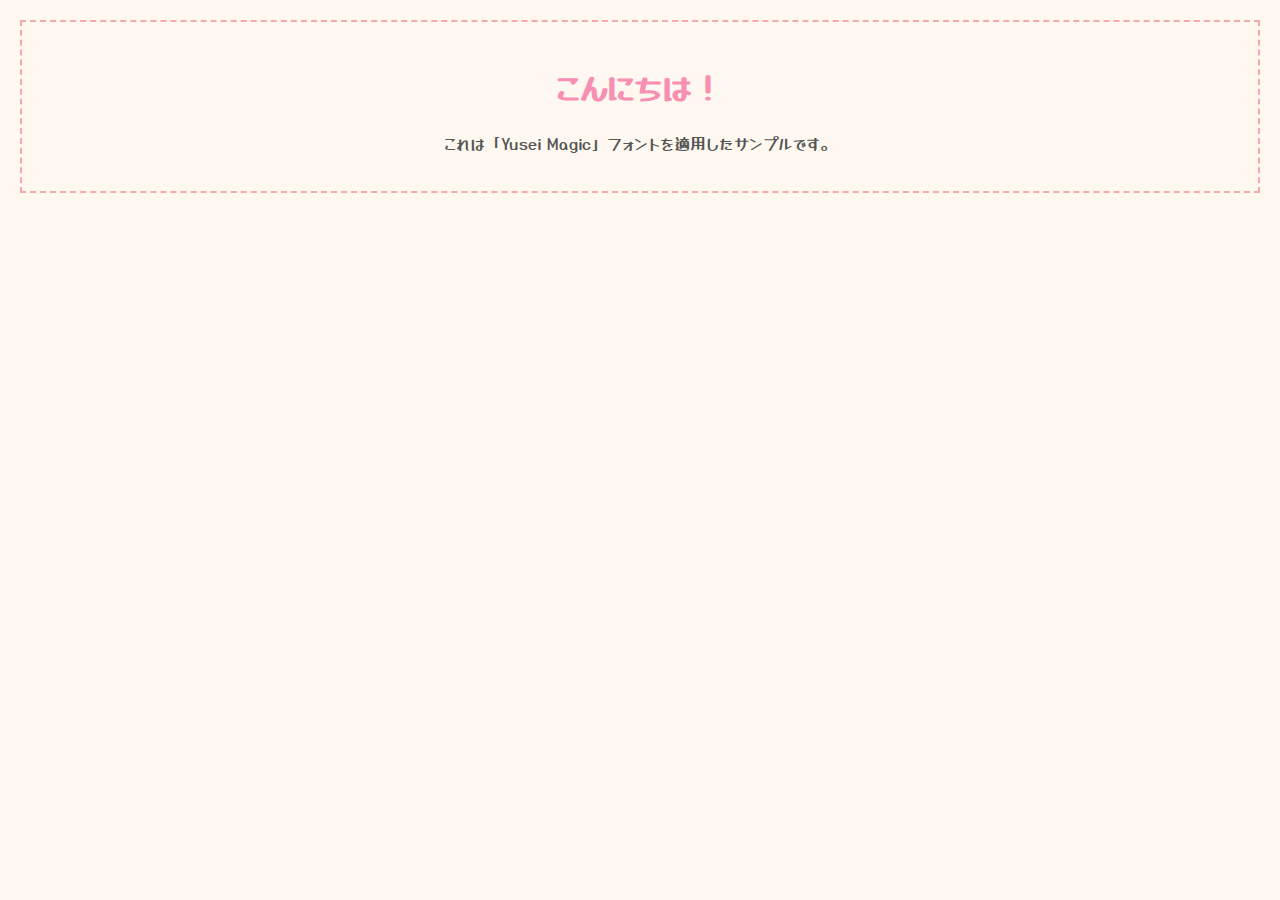
<file: templates/test.html>
<!DOCTYPE html>
<html lang="ja">
<head>
  <meta charset="UTF-8">
  <meta name="viewport" content="width=device-width, initial-scale=1.0">
  <title>かわいいフォントのサンプル</title>
  <link href="https://fonts.googleapis.com/css2?family=Yusei+Magic&display=swap" rel="stylesheet">
  <style>
    body {
      font-family: 'Yusei Magic', sans-serif;
      background-color: #fff8f0; /* 柔らかい背景色 */
      margin: 20px;
      padding: 20px;
      text-align: center;
      border: 2px dashed #f5a9a9; /* 可愛いボーダー */
    }
    h1 {
      color: #f78fb3;
    }
    p {
      color: #555;
    }
  </style>
</head>
<body>
  <h1>こんにちは！</h1>
  <p>これは「Yusei Magic」フォントを適用したサンプルです。</p>
</body>
</html>
</file>
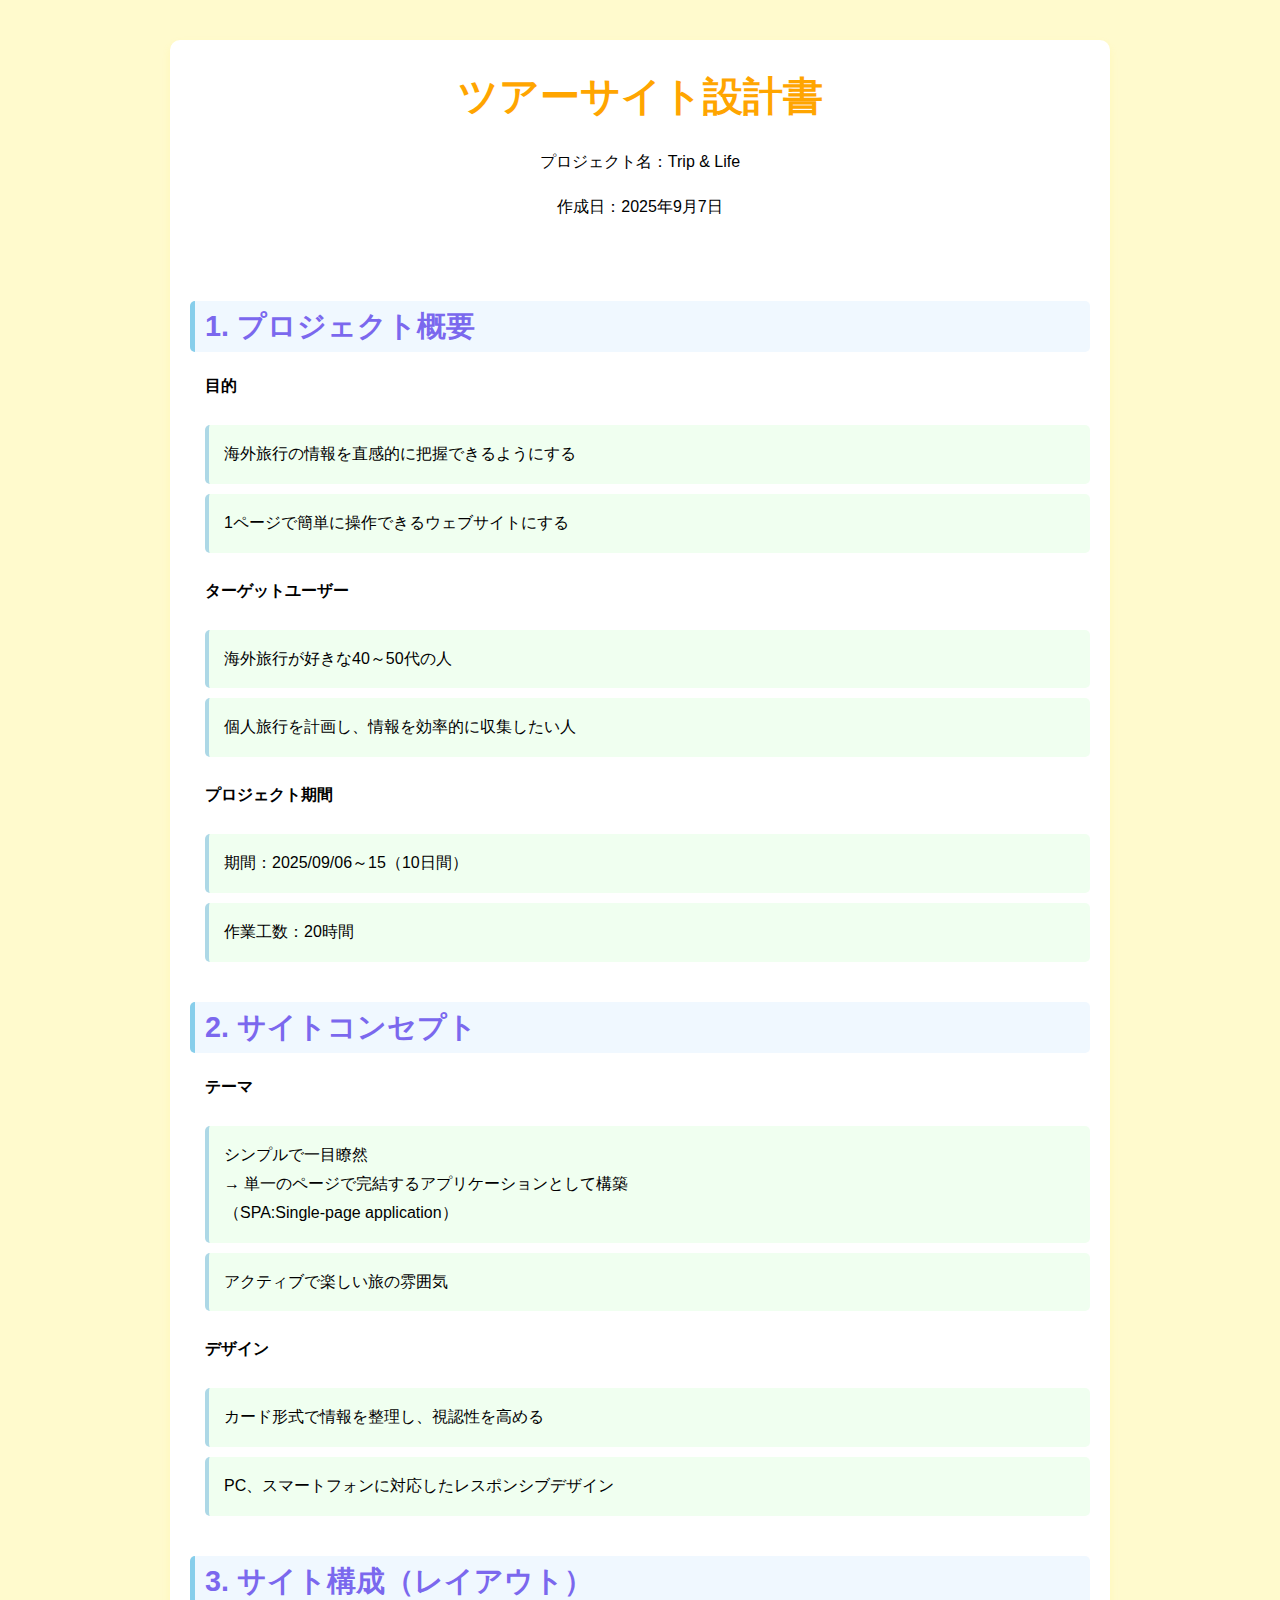
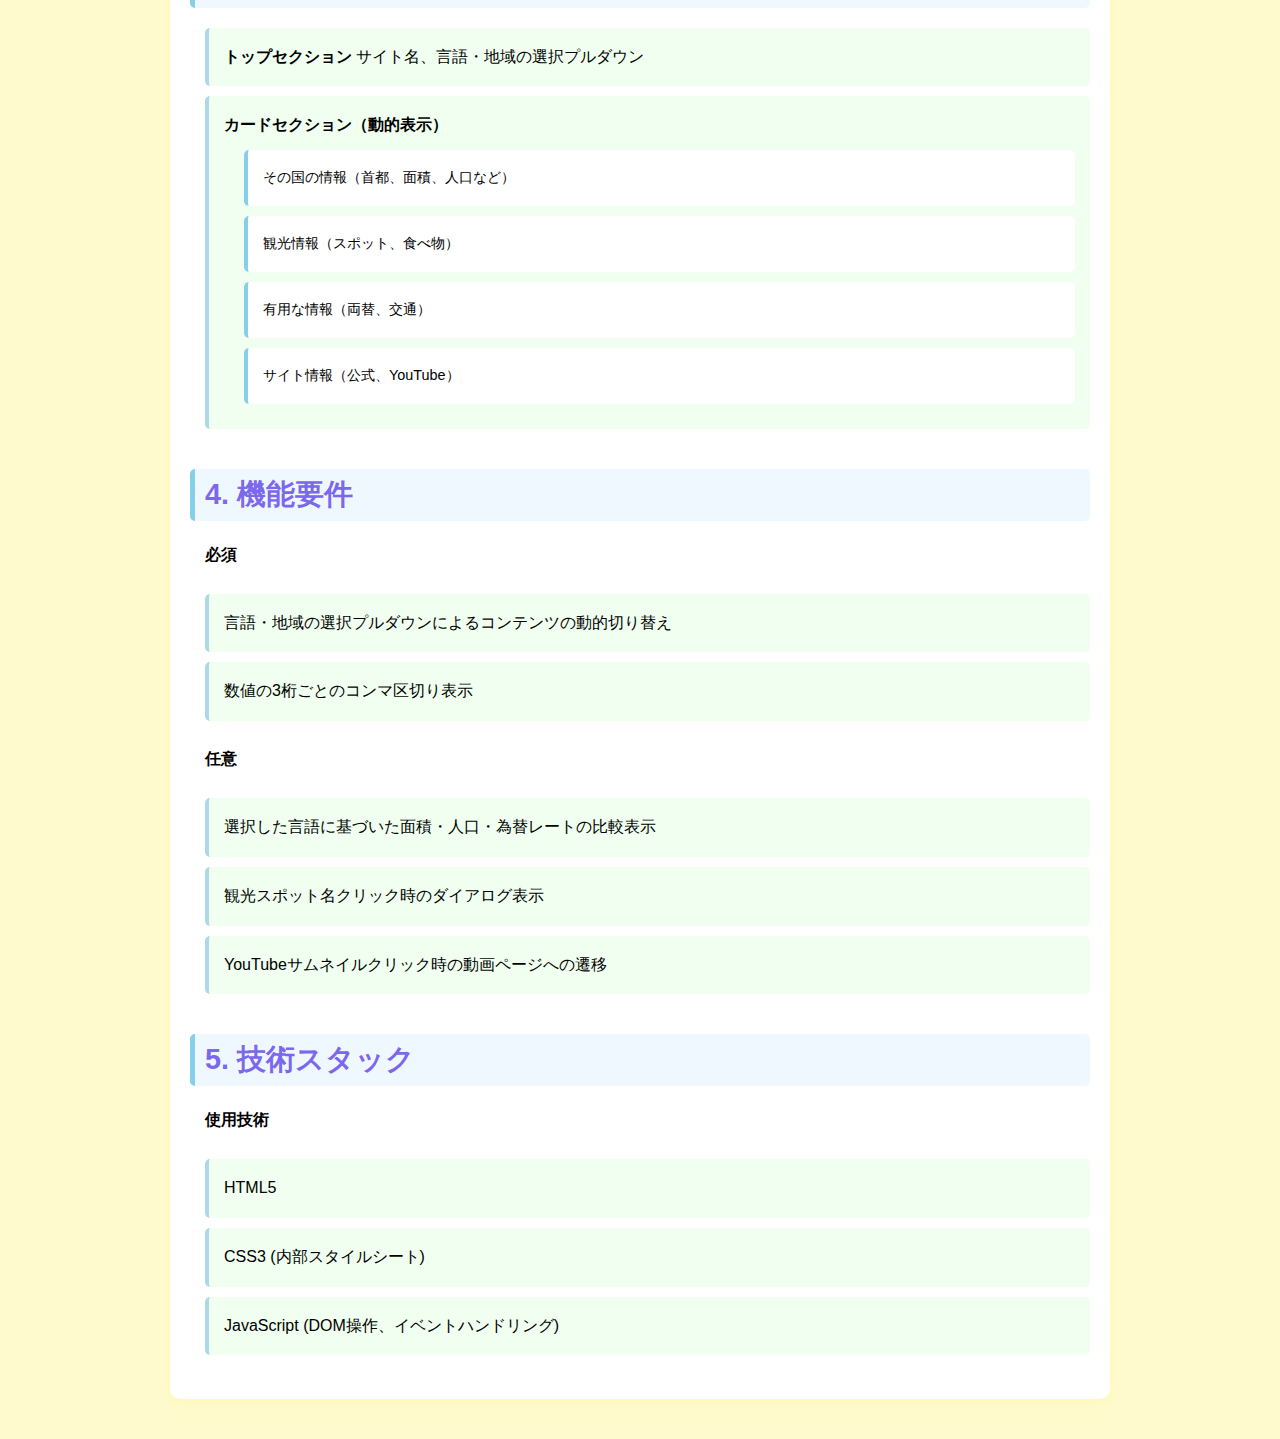
<file: templates/trip_design.html>
<!DOCTYPE html>
<html lang="ja">
<head>
    <meta charset="UTF-8">
    <meta name="viewport" content="width=device-width, initial-scale=1.0">
    <title>旅行サイト設計書</title>
    <style>
        body {
            font-family: 'Noto Sans JP', sans-serif;
            line-height: 1.8;
            color: black;
            background-color: lemonchiffon;
            margin: 0;
            padding: 0;
        }
        .container {
            max-width: 900px;
            margin: 40px auto;
            padding: 20px;
            background-color: white;
            box-shadow: 0 4px 8px rgba(255, 223, 0, 0.10); /* yellow系の薄い影 */
            border-radius: 10px;
        }
        header {
            text-align: center;
            padding-bottom: 20px;
            border-bottom: 3px solid white;
            margin-bottom: 30px;
        }
        h1 {
            font-size: 2.5em;
            color: orange;
            margin: 0;
        }
        h2 {
            font-size: 1.8em;
            color: mediumslateblue;
            border-left: 5px solid skyblue;
            padding-left: 10px;
            margin-top: 40px;
            margin-bottom: 20px;
            background-color: aliceblue;
            border-radius: 5px;
        }
        .section-content {
            padding-left: 15px;
        }
        .section-content p {
            margin-bottom: 1.5em;
        }
        ul {
            list-style: none;
            padding-left: 0;
        }
        ul li {
            background-color: honeydew;
            margin-bottom: 10px;
            padding: 15px;
            border-radius: 5px;
            border-left: 4px solid lightblue;
        }
        .sub-list {
            padding-left: 20px;
            margin-top: 10px;
        }
        .sub-list li {
            background-color: white;
            border-left: 4px solid skyblue;
            font-size: 0.9em;
        }
        .image-container {
            text-align: center;
            margin: 30px 0;
        }
        .image-container img {
            max-width: 100%;
            height: auto;
            border: 1px solid gold;
            border-radius: 8px;
            box-shadow: 0 2px 4px rgba(255, 215, 0, 0.15); /* gold系の薄い影 */
        }
        .image-caption {
            margin-top: 10px;
            font-size: 0.9em;
            color: deepskyblue;
        }
    </style>
</head>
<body>

<div class="container">
    <header>
        <h1>ツアーサイト設計書</h1>
        <p>プロジェクト名：Trip & Life</p>
        <p>作成日：2025年9月7日</p>
    </header>

    <!-- プロジェクト概要セクション -->
    <section>
        <h2>1. プロジェクト概要</h2>
        <div class="section-content">
            <p><strong>目的</strong> 
                <ul>
                    <li>海外旅行の情報を直感的に把握できるようにする</li>
                    <li>1ページで簡単に操作できるウェブサイトにする</li>
                </ul>
            </p>
            <p><strong>ターゲットユーザー</strong>
                <ul>
                    <li>海外旅行が好きな40～50代の人</li>
                    <li>個人旅行を計画し、情報を効率的に収集したい人</li>
                </ul>
            </p>
            <p><strong>プロジェクト期間</strong>
                <ul>
                    <li>期間：2025/09/06～15（10日間）</li>
                    <li>作業工数：20時間</li>
                </ul>
            </p>
        </div>
    </section>

    <!-- サイトコンセプトセクション -->
    <section>
        <h2>2. サイトコンセプト</h2>
        <div class="section-content">
            <p><strong>テーマ</strong>
                <ul>
                    <li>シンプルで一目瞭然<br>
                        → 単一のページで完結するアプリケーションとして構築<br>
                        （SPA:Single-page application）
                    </li>
                    <li>アクティブで楽しい旅の雰囲気</li>
                </ul>
            </p>
            <p><strong>デザイン</strong>
                <ul>
                    <li>カード形式で情報を整理し、視認性を高める</li>
                    <li>PC、スマートフォンに対応したレスポンシブデザイン</li>
                </ul>
            </p>
        </div>
    </section>

    <!-- サイト構成セクション -->
    <section>
        <h2>3. サイト構成（レイアウト）</h2>
        <div class="section-content">
            <ul>
                <li><strong>トップセクション</strong> サイト名、言語・地域の選択プルダウン</li>
                <li><strong>カードセクション（動的表示）</strong>
                    <ul class="sub-list">
                        <li>その国の情報（首都、面積、人口など）</li>
                        <li>観光情報（スポット、食べ物）</li>
                        <li>有用な情報（両替、交通）</li>
                        <li>サイト情報（公式、YouTube）</li>
                    </ul>
                </li>
            </ul>
        </div>
    </section>

    <!-- 機能要件セクション -->
    <section>
        <h2>4. 機能要件</h2>
        <div class="section-content">
            <p><strong>必須</strong>
                <ul>
                    <li>言語・地域の選択プルダウンによるコンテンツの動的切り替え</li>
                    <li>数値の3桁ごとのコンマ区切り表示</li>
                </ul>
            </p>
            <p><strong>任意</strong>
                <ul>
                    <li>選択した言語に基づいた面積・人口・為替レートの比較表示</li>
                    <li>観光スポット名クリック時のダイアログ表示</li>
                    <li>YouTubeサムネイルクリック時の動画ページへの遷移</li>
                </ul>
            </p>
        </div>
    </section>
    
    <!-- 技術スタックセクション -->
    <section>
        <h2>5. 技術スタック</h2>
        <div class="section-content">
            <p><strong>使用技術</strong>
                <ul>
                    <li>HTML5</li>
                    <li>CSS3 (内部スタイルシート)</li>
                    <li>JavaScript (DOM操作、イベントハンドリング)</li>
                </ul>
            </p>
        </div>
    </section>
</div>
</body>
</html>
</file>
